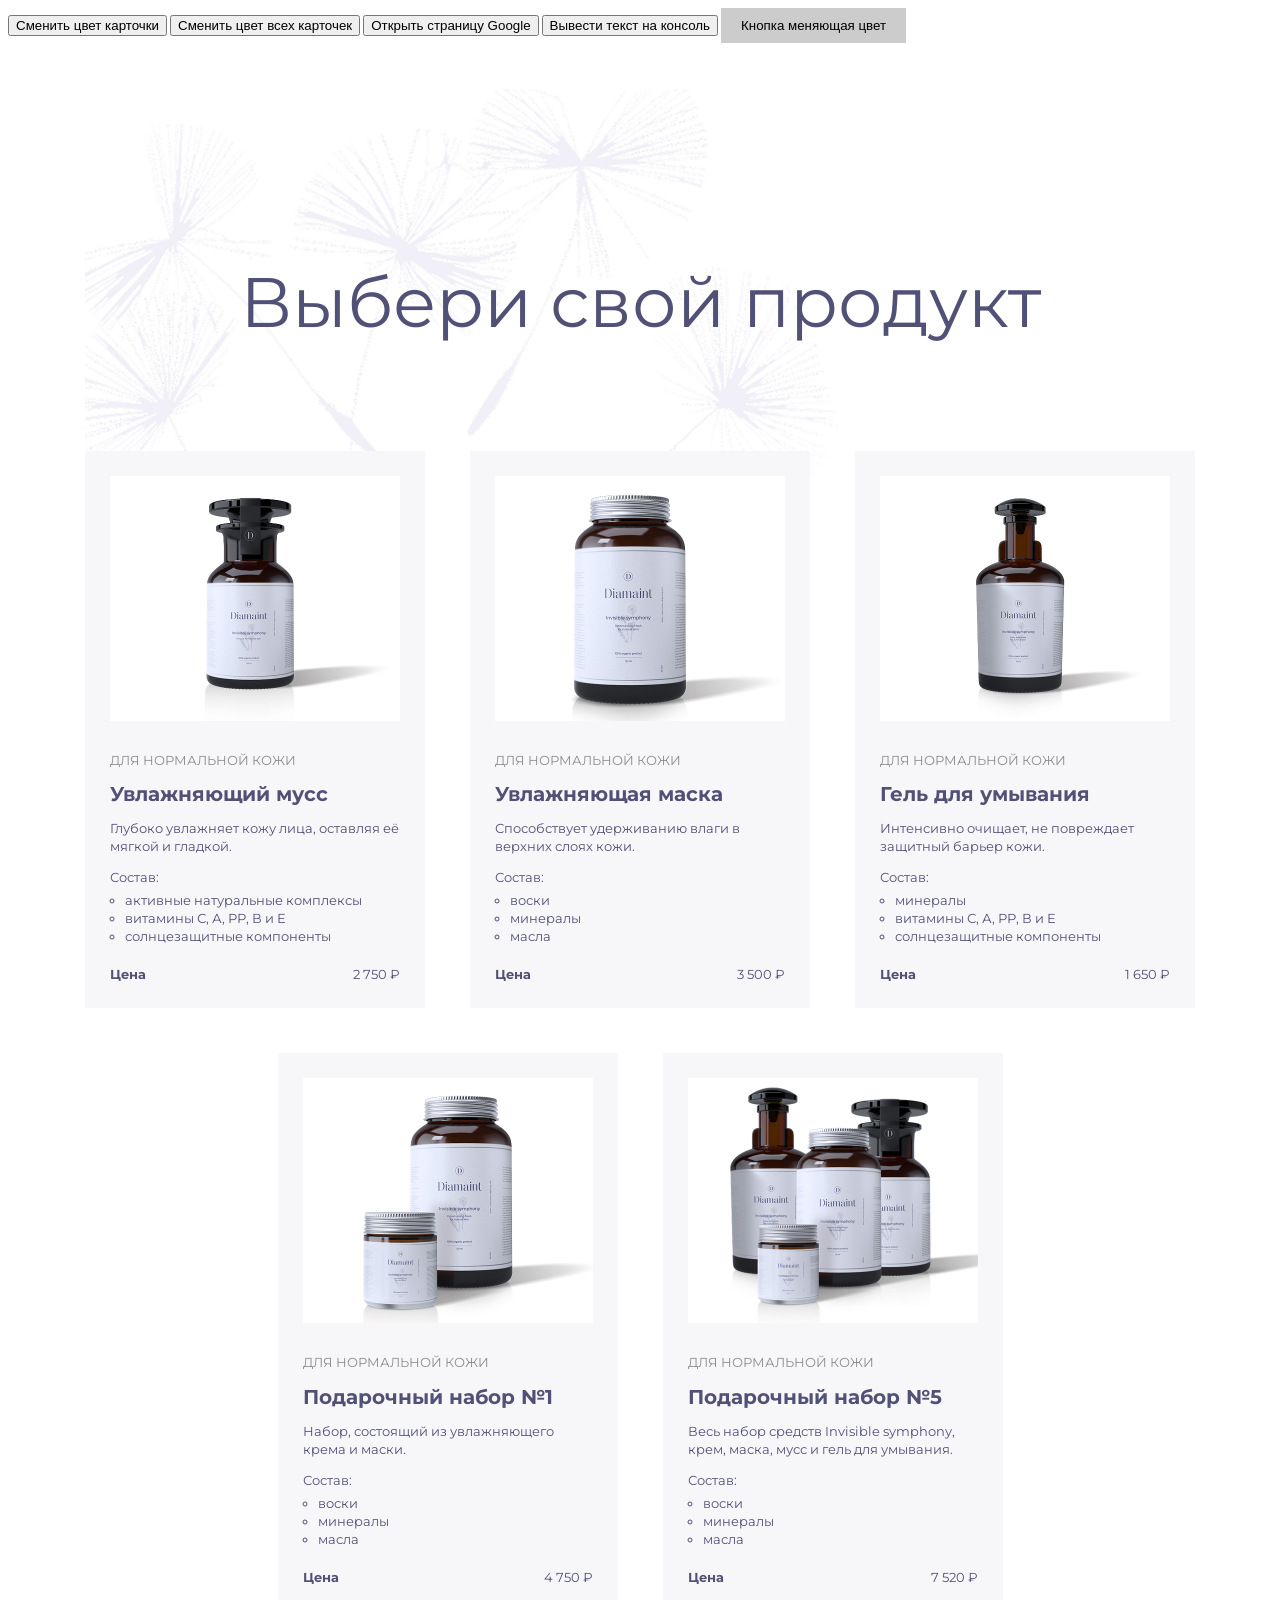
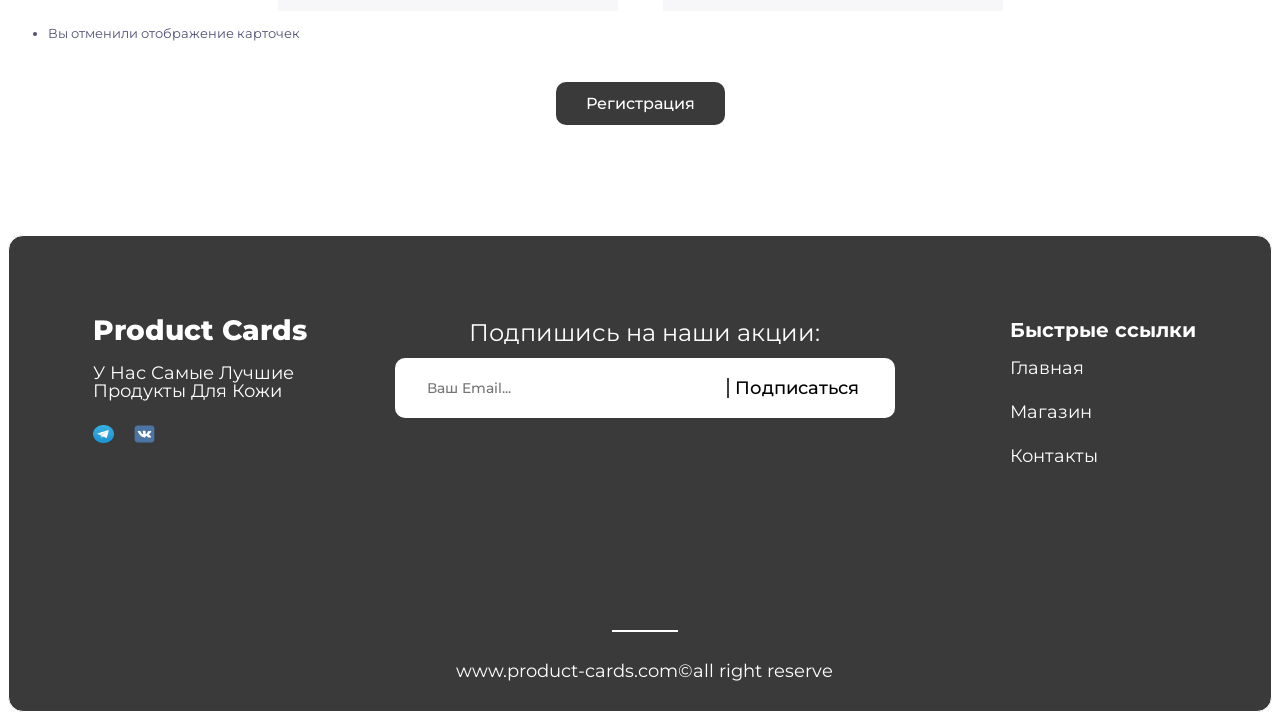
<file: index.html>
<!doctype html>
<html lang="en">
  <head>
    <meta charset="UTF-8"/>
    <meta name="viewport" content="width=device-width, initial-scale=1.0"/>
    <title>Document</title>

    <link href="https://fonts.googleapis.com/css?family=Montserrat:100,200,300,regular,500,600,700,800,900,100italic,200italic,300italic,italic,500italic,600italic,700italic,800italic,900italic" rel="stylesheet" />
    
    <link rel="stylesheet" href="style.css">
    <link rel="stylesheet" href="footer.css">
    <link rel="stylesheet" href="modal.css">

  </head>

  <body>
    <main class="catalog">
      <button id="card-color-change">Сменить цвет карточки</button>
      <button id="allCard-color-change">Сменить цвет всех карточек</button>
      <button id="googlePage-open">Открыть страницу Google</button>
      <button id="outpute-log">Вывести текст на консоль</button>
      <button class="color-change-button">Кнопка меняющая цвет</button>
      <div class="container catalog__container">
        <h1 class="title catalog__title">Выбери свой продукт</h1>

        <ul class="products clear-list">
          <li class="products__item card">
            <img src="img/mousse.jpg" alt="" class="card__image" />
            <span class="card__category">для нормальной кожи</span>
            <h2 class="card__name">Увлажняющий мусс</h2>
            <p class="card__description">
              Глубоко увлажняет кожу лица, оставляя её мягкой и гладкой.
            </p>

            <div class="card__compound compound">
              <span class="compound__name">Состав:</span>
              <ul class="compound__list">
                <li>активные натуральные комплексы</li>
                <li>витамины С, А, РР, В и Е</li>
                <li>солнцезащитные компоненты</li>
              </ul>
            </div>

            <div class="card__price">
              <b>Цена</b>
              <span>2 750 &#8381;</span>
            </div>
          </li>

          <li class="products__item card">
            <img src="img/mask.jpg" alt="" class="card__image" />
            <span class="card__category">для нормальной кожи</span>
            <h2 class="card__name">Увлажняющая маска</h2>
            <p class="card__description">
              Способствует удерживанию влаги в верхних слоях кожи.
            </p>

            <div class="card__compound compound">
              <span class="compound__name">Состав:</span>
              <ul class="compound__list">
                <li>воски</li>
                <li>минералы</li>
                <li>масла</li>
              </ul>
            </div>

            <div class="card__price">
              <b>Цена</b>
              <span>3 500 &#8381;</span>
            </div>
          </li>

          <li class="products__item card">
            <img src="img/gel.jpg" alt="" class="card__image" />
            <span class="card__category">для нормальной кожи</span>
            <h2 class="card__name">Гель для умывания</h2>
            <p class="card__description">
              Интенсивно очищает, не повреждает защитный барьер кожи.
            </p>

            <div class="card__compound compound">
              <span class="compound__name">Состав:</span>
              <ul class="compound__list">
                <li>минералы</li>
                <li>витамины С, А, РР, В и Е</li>
                <li>солнцезащитные компоненты</li>
              </ul>
            </div>

            <div class="card__price">
              <b>Цена</b>
              <span>1 650 &#8381;</span>
            </div>
          </li>

          <li class="products__item card">
            <img src="img/gifts_1.jpg" alt="" class="card__image" />
            <span class="card__category">для нормальной кожи</span>
            <h2>Подарочный набор №1</h2>
            <p class="card__description">
              Набор, состоящий из увлажняющего крема и маски.
            </p>

            <div class="card__compound compound">
              <span>Состав:</span>
              <ul class="compound__list">
                <li>воски</li>
                <li>минералы</li>
                <li>масла</li>
              </ul>
            </div>

            <div class="card__price">
              <b>Цена</b>
              <span>4 750 &#8381;</span>
            </div>
          </li>

          <li class="products__item card">
            <img src="img/gifts_2.jpg" alt="" class="card__image" />
            <span class="card__category">для нормальной кожи</span>
            <h2>Подарочный набор №5</h2>
            <p class="card__description">
              Весь набор средств Invisible symphony, крем, маска, мусс и гель
              для умывания.
            </p>

            <div class="card__compound compound">
              <span>Состав:</span>
              <ul class="compound__list">
                <li>воски</li>
                <li>минералы</li>
                <li>масла</li>
              </ul>
            </div>

            <div class="card__price">
              <b>Цена</b>
              <span>7 520 &#8381;</span>
            </div>
          </li>
        </ul>
      </div>
    </main>

    <ul id="productCards-list"></ul>

    <template id="productCards-template">
      <li class="productCards-container">
        <img class="productCards-image" src="img/mousse.jpg" alt="Фото товара">
        <p class="productCards-name"></p>
        <p class="productCards-purpose"></p>
        <p class="productCards-description"></p>
        <p class="productCards-compound">
          Состав: <span class="compound__value"></span>
        </p>
        <p class="productCards-price">
          Цена: <span class="product__value"></span>
        </p>
      </li>
    </template>

    <!-- Кнопка открытия модалки -->
    
    <button class="button__registration" id="registration-button" type="button">Регистрация</button>
   
    <!-- Модалка -->
    <div class="modal" id="modal">
        <div class="overlay"></div>
        <div class="modal__content">
            <button class="modal__close" id="modal-close" type="button">&times;</button>
            <h2 class="modal__title">Регистрация</h2>
            <form class="registration__form" id="registration-form" novalidate>
                <label class="registration-form__label" for="first-name">Имя</label>
                <input class="registration-form__input" type="text" id="first-name" name="firstName" placeholder="Введите имя" required>
                <label class="registration-form__label" for="last-name">Фамилия</label>
                <input class="registration-form__input" type="text" id="last-name" name="lastName" placeholder="Введите фамилию" required>
                <label class="registration-form__label" for="birth-date">Дата рождения</label>
                <input class="registration-form__input" type="date" id="birth-date" name="birthDate" required>
                <label class="registration-form__label" for="login">Логин</label>
                <input class="registration-form__input" type="text" id="login" name="login" placeholder="Введите логин" required>
                <label class="registration-form__label" for="password">Пароль</label>
                <input class="registration-form__input" type="password" id="password" name="password" placeholder="Введите пароль" required minlength="6">
                <label class="registration-form__label" for="password-repeat">Повторите пароль</label>
                <input class="registration-form__input" type="password" id="password-repeat" name="passwordRepeat" placeholder="Повторите пароль" required minlength="6">
                <button class="registration-form__button" type="submit">Зарегистрироваться</button>
            </form>
        </div>
    </div>

    <!--Подвал страницы-->
    <footer class="footer">
        <div class="footer__container">
            <div class="footer__promo">
                <p class="footer__product-cards">Product Cards</p>
                <p class="footer__slogan">У Нас Самые Лучшие Продукты Для Кожи</p>
                <div class="footer__socials">
                    <a href="https://t.me" class="footer__social-link">
                        <img src="/img/Telegram_logo.svg.webp" alt="Telegram" width="21" height="18">
                    </a>
                    <a href="https://vk.com" class="footer__social-link">
                        <img src="/img/VK.com-logo.svg" alt="VK" width="21" height="18">
                    </a>
                </div>
                            </div>

            <div class="footer__subscribe">
                <p class="footer__subscribe-title">Подпишись на наши акции:</p>
                <form class="form__subscribe" id="form-subscribe" novalidate>
                    <label for="email-subscribe"></label>
                    <input type="email" id="email-subscribe" class="subscribe-form__input"placeholder="Ваш Email..." required>
                    <button type="submit" class="subscribe-form__button">Подписаться</button>
                </form>
            </div>

            <nav class="footer__nav">
                <p class="footer__nav-title">Быстрые ссылки</p>
                <ul class="footer__nav-list">
                    <li><a href="#">Главная</a></li>
                    <li><a href="#">Магазин</a></li>
                    <li><a href="#">Контакты</a></li>
                </ul>
            </nav>

        </div>

        <!-- Разделитель -->
        <hr class="footer__line">

        <!-- Копирайт -->
        <p class="footer__copyright">www.product-cards.com©all right reserve</p>
    </footer>
    <script type="module" src="main.js"></script>
  </body>
</html>
</file>
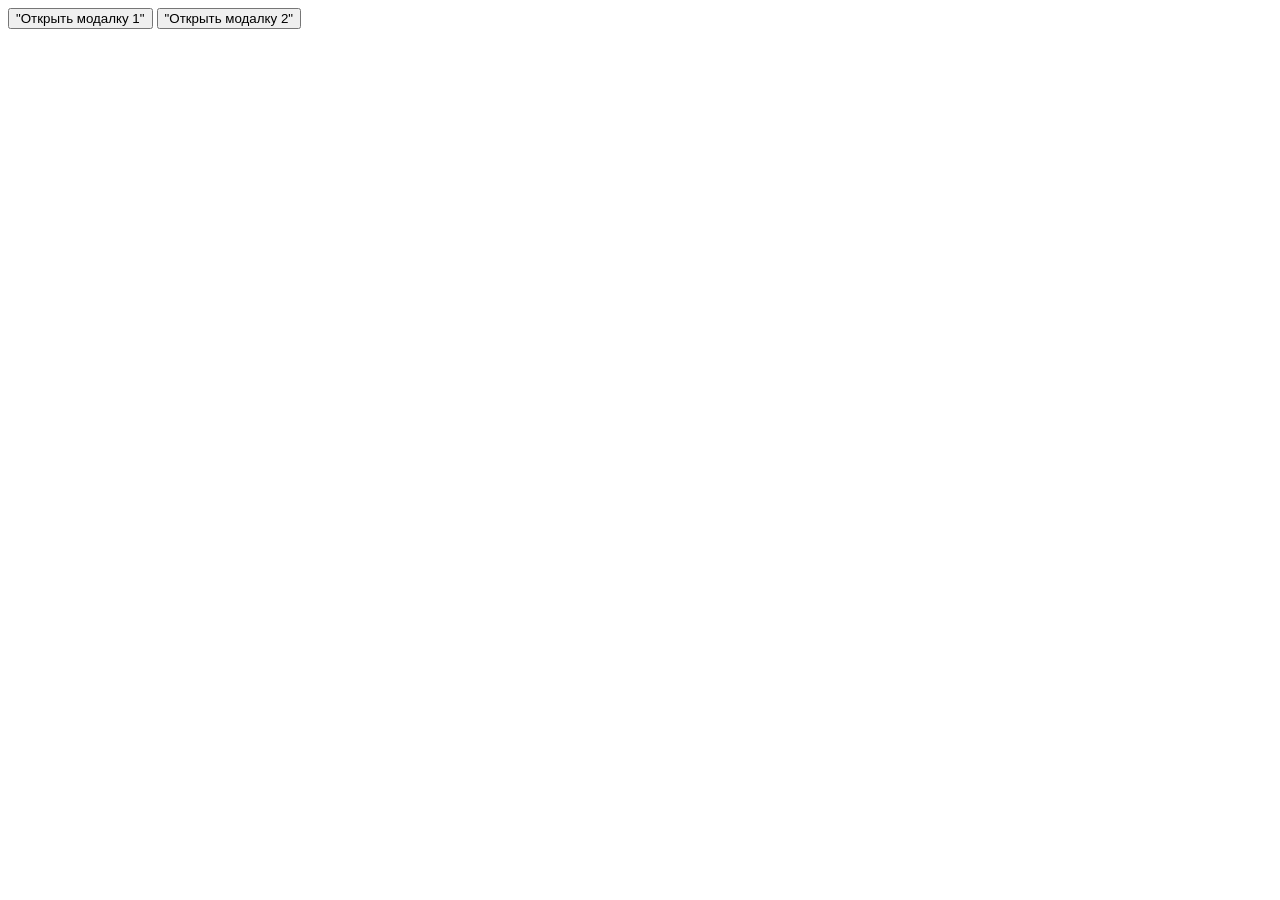
<file: modal-test/index.html>
<!DOCTYPE html>
<html lang="en">
<head>
  <link rel="stylesheet" href="style.css">
  <meta charset="UTF-8">
  <meta name="viewport" content="width=device-width, initial-scale=1.0">
  <title>Document</title>
</head>
<body>
  <button id="btn-1">"Открыть модалку 1"</button>
  <button id="btn-2">"Открыть модалку 2"</button>
  <div id="overlay" class="overlay"></div>
  <div id="modal-1" class="modal">
    <button id="close-1" class="modal__close">x</button>
  </div>
  <div id="modal-2" class="modal">
    <button id="close-2" class="modal__close">x</button>
  </div>
  <script type="module" src="main.js"></script>
</body>
</html>
</file>
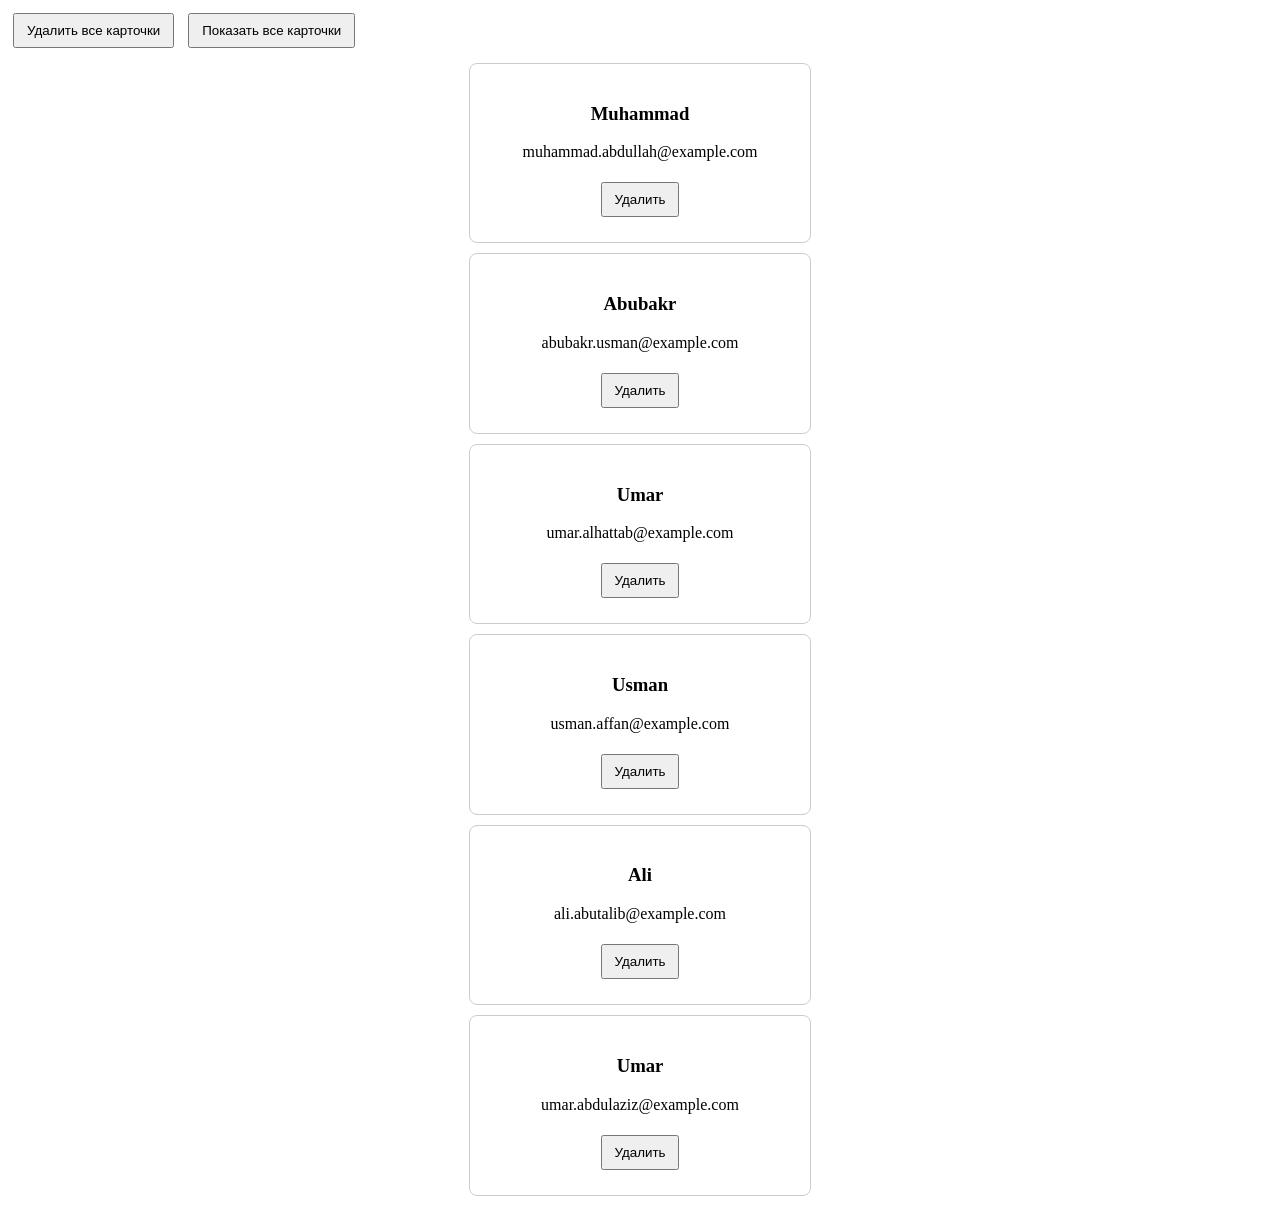
<file: async/async.html>
<!doctype html>
<html lang="en">
  <head>
    <meta charset="UTF-8" />
    <meta name="viewport" content="width=device-width, initial-scale=1.0" />
    <title>Document</title>
    <link rel="stylesheet" href="async.css">
  </head>
  <body>
    <button id="delete-all">Удалить все карточки</button>
    <button id="show-all">Показать все карточки</button>

    <div id="status"></div>
    <div id="users-container"></div>
    
    <script type="module" src="async.js"></script>
  </body>
</html>
</file>
<file: style.css>
*,
*::before,
*::after {
  box-sizing: border-box;
}

body {
  font-family: montserrat, sans-serif;
  font-size: 13px;
  line-height: 18px;
  color: #515076;
}

.container {
  width: 1110px;
  margin: 0 auto;
}

.catalog__container {
  background: url('/img/background_photo.jpg');
  background-repeat: no-repeat;
  background-position: 0 0;
  padding-top: 220px;
  background-size: 790px 697px;
}

.title {
  font-size: 70px;
  font-weight: 400;
  line-height: 78px;
  margin: 0;
  text-align: center;
  color: #515076;
}

.catalog__title {
  margin-top: 0;
  margin-bottom: 110px;
}

.clear-list {
  list-style: none;
  padding: 0;
  margin: 0;
}

.card {
  background-color: #f7f7fa;
  padding: 25px;
  width: 100%;
}

.card__image {
  display: block;
  width: 290px;
  height: 245px;
  margin-bottom: 30px;
  margin-right: auto;
  margin-left: auto;
}

.card__category {
  display: block;
  font-size: 13px;
  line-height: 18px;
  color: #8c8c8c;
  text-transform: uppercase;
}

.compound__list {
  padding-left: 15px;
  margin-top: 5px;
}

.card__price {
  margin-top: 20px;
  justify-content: space-between;
  display: flex;
}

.products {
  display: flex;
  flex-wrap: wrap;
  justify-content: center;
  gap: 45px;
}

.products__item {
  width: 340px;
}

.color-change-button {
  padding: 10px 20px;
  border: none;
  cursor: pointer;
  background-color: #ccc;
  transition: background-color 0.2s;
}

.color-change-button.active {
  background-color: rgb(255, 145, 0);
}

.color-change-button.active-2 {
  background-color: rgb(153, 0, 255);
}
</file>
<file: footer.css>
.footer {
    background-color: #3A3A3A;
    height: 477px;
    max-width: 1728px;
    border: 1px solid #FFFFFF;
    border-radius: 15px;
    margin: 0 auto;
    margin-top: 110px;
    padding: 85px 75px 0 84px;
}

.footer__container {
    display: grid;
    grid-template-columns: 1fr auto 1fr;
    align-items: flex-start;
    height: 147px;
    max-width: 1569px;
    gap: 30px;
}

.footer__product-cards {
    font-family: 'Montserrat';
    font-weight: 800;
    font-size: 28px;
    color: #FFFFFF;
    margin: 0;
    margin-bottom: 25px;
}

.footer__slogan {
    font-family: 'Montserrat';
    font-weight: 400;
    font-size: 18px;
    color: #FFFFFF;
    margin-bottom: 25px;
}

.footer__socials {
    display: flex;
    gap: 20px;
}

.footer__social-link {
    display: flex;
    color: #FFFFFF;
}

.footer__subscribe {
    text-align: center;
}

.footer__subscribe-title {
    font-family: 'Montserrat';
    font-weight: 400;
    font-size: 24px;
    color: #FFFFFF;
    line-height: 100%;
    margin: 0;
    margin-bottom: 13px;
}

.form__subscribe {
    display: flex;
    align-items: center;
    background-color: #FFFFFF;
    border-radius: 10px;
    height: 60px;
    width: 500px;
    max-width: 600px;
    overflow: hidden;
    padding: 10px 30px;
}

.subscribe-form__input {
    flex: 1;
    border: none;
    outline: none;
    border-right: 2px solid #000000BF;
    font-family: 'Montserrat';
    font-weight: 500;
    font-size: 14px;
    color: #000000BF;
}

.subscribe-form__input::placeholder {
    color: #000000BF 75%;
    font-family: 'Montserrat';
    font-weight: 500;
    font-size: 14px;
}

.subscribe-form__button {
    background: none;
    border: none;
    font-family: 'Montserrat';
    font-weight: 500;
    font-size: 18px;
    color: #000000;
    margin-left: auto;
}

.footer__nav {
    justify-self: end;
}

.footer__nav-title {
    font-family: 'Montserrat';
    font-weight: 700;
    font-size: 20px;
    color: #FFFFFF;
    margin: 0;
}

.footer__nav-list {
    list-style: none;
    padding: 20px 0 0 0;
    margin: 0;
}

.footer__nav-list li {
    margin-bottom: 25px;
}

.footer__nav-list a {
    font-family: 'Montserrat';
    font-weight: 400;
    font-size: 18px;
    color: #FFFFFF;
    text-decoration: none;
}

.footer__line {
    border: 1px solid #FFFFFF;
    width: 66px;
    margin: 162px 0 30px;
    margin-left: auto;
    margin-right: auto;

}

.footer__copyright {
    font-family: 'Montserrat';
    font-weight: 400;
    font-size: 18px;
    color: #FFFFFF;
    text-align: center;
    margin: 0;
}
</file>
<file: modal.css>
.button__registration {
    display: block;
    margin: 40px auto 0;
    padding: 12px 30px;
    background-color: #3A3A3A;
    color: #FFFFFF;
    border: none;
    border-radius: 10px;
    font-family: 'Montserrat';
    font-weight: 500;
    font-size: 16px;
    cursor: pointer;
}

.modal {
    display: none;
    position: fixed;
    top: 0;
    left: 0;
    width: 100%;
    height: 100%;
    z-index: 100;
}

.modal-showed {
    display: block;
}

.overlay {
    position: absolute;
    top: 0;
    left: 0;
    width: 100%;
    height: 100%;
    background-color: rgba(0, 0, 0, 0.5);
    z-index: 1;
}

.modal__content {
    position: absolute;
    top: 50%;
    left: 50%;
    transform: translate(-50%, -50%);
    background-color: #FFFFFF;
    border-radius: 15px;
    padding: 40px;
    z-index: 2;
    max-width: 400px;
    width: 100%;
    box-sizing: border-box;
}

.modal__close {
    position: absolute;
    top: 15px;
    right: 20px;
    background: none;
    border: none;
    font-size: 24px;
    line-height: 1;
    cursor: pointer;
}

.modal__title {
    font-family: 'Montserrat';
    font-weight: 700;
    font-size: 22px;
    margin: 0 0 20px;
    text-align: center;
}

.registration__form {
    display: flex;
    flex-direction: column;
    gap: 6px;
}

.registration-form__label {
    font-family: 'Montserrat';
    font-weight: 500;
    font-size: 14px;
    color: #3A3A3A;
}

.registration-form__input {
    padding: 10px 12px;
    border: 1px solid #D9D9E3;
    border-radius: 8px;
    font-family: 'Montserrat';
    font-weight: 400;
    font-size: 14px;
    outline: none;
    margin-bottom: 10px;
}

.registration-form__input:focus {
    border-color: #3A3A3A;
}

.registration-form__button {
    margin-top: 10px;
    padding: 12px;
    background-color: #3A3A3A;
    color: #FFFFFF;
    border: none;
    border-radius: 8px;
    font-family: 'Montserrat';
    font-weight: 500;
    font-size: 16px;
    cursor: pointer;
}
</file>
<file: modal-test/style.css>
.overlay{
  position: fixed;
  inset: 0;
  background: rgba(0,0,0,0.5);
  display: none;
}

.overlay-showed{
  display: block;
}

.modal{
  position: fixed;
  top: 50%;
  left: 50%;
  transform: translate(-50%,-50%);
  background: rgba(255,255,255,1);
  display: none;
}

.modal-showed{
  display: block;
}
</file>
<file: async/async.css>
.user-card {
  border: 1px solid #ccc;
  padding: 20px;
  margin: 10px auto;
  max-width: 300px;
  border-radius: 8px;
  text-align: center;
}
button {
  margin: 5px;
  padding: 8px 12px;
  cursor: pointer;
}
</file>
